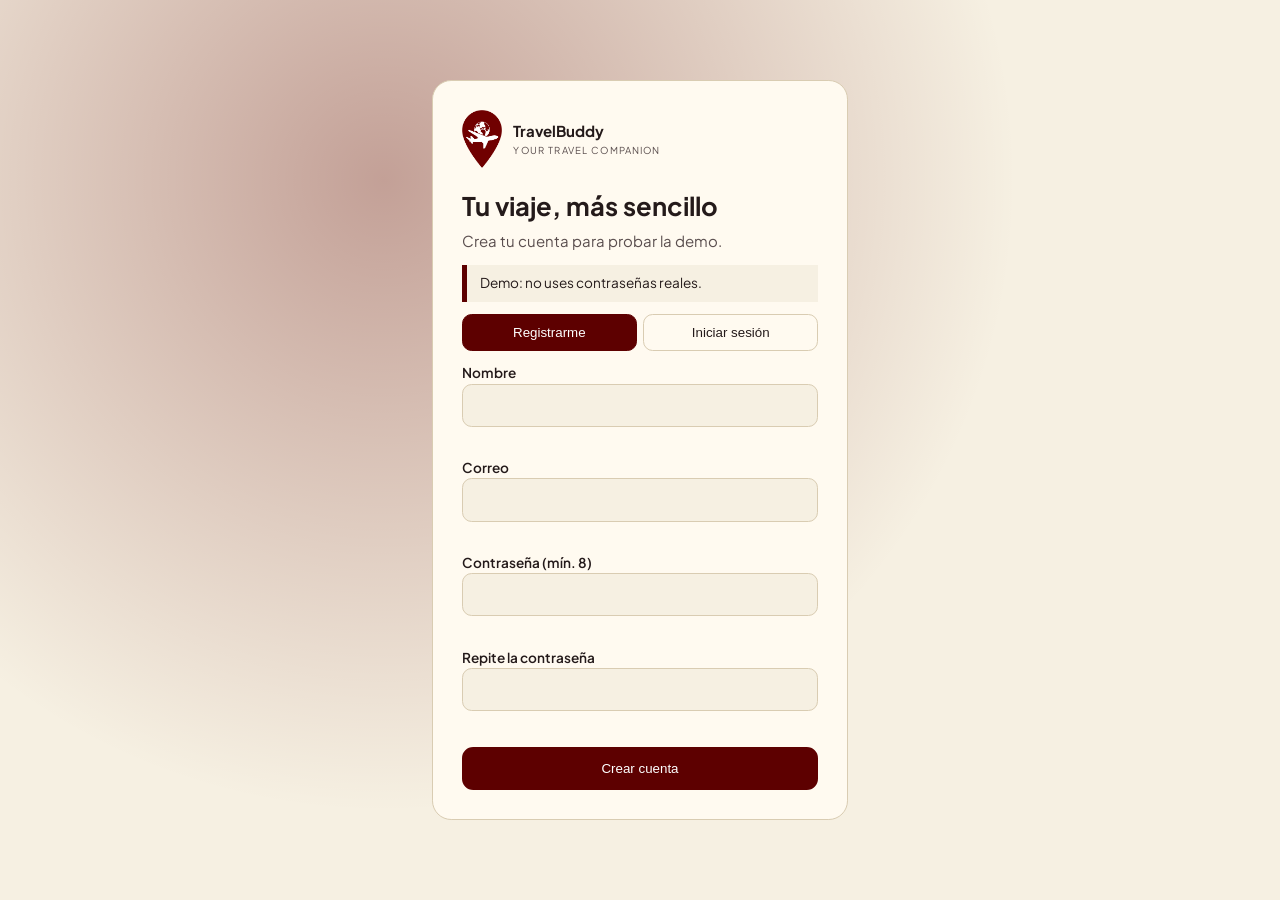
<file: index.html>
<!DOCTYPE html>
<html lang="es">
<head>
<meta charset="utf-8">
<meta name="viewport" content="width=device-width, initial-scale=1, viewport-fit=cover">
<meta name="theme-color" content="#5d0000">
<meta name="mobile-web-app-capable" content="yes">
<meta name="apple-mobile-web-app-capable" content="yes">
<meta name="apple-mobile-web-app-status-bar-style" content="black-translucent">
<meta name="apple-mobile-web-app-title" content="TravelBuddy">
<title>TravelBuddy · Your travel companion</title>
<meta name="description" content="TravelBuddy: guías, asistencia de vuelo, mapa del aeropuerto, seguimiento familiar y comunidad de viajeros.">
<meta property="og:title" content="TravelBuddy · Your travel companion">
<meta property="og:description" content="Tu asistente de viaje: desde el aeropuerto hasta tu destino.">
<meta property="og:type" content="website">
<!-- PROVISIONAL: añade og:image y og:url cuando tengáis dominio -->
<link rel="icon" href="assets/logo.png" type="image/png">
<link rel="manifest" href="manifest.webmanifest">
<link rel="apple-touch-icon" href="assets/icon-192.png">
<link rel="preconnect" href="https://fonts.googleapis.com"><link rel="preconnect" href="https://fonts.gstatic.com" crossorigin>
<link href="https://fonts.googleapis.com/css2?family=Plus+Jakarta+Sans:wght@400;600;800&display=swap" rel="stylesheet">
<script>(function(){var t;try{t=localStorage.getItem('tb_theme')}catch(e){}
if(!t)t=matchMedia('(prefers-color-scheme: light)').matches?'light':'dark';
document.documentElement.dataset.theme=t})();</script>
<link rel="stylesheet" href="css/styles.css">
</head>
<body>
<svg width="0" height="0" style="position:absolute" aria-hidden="true" focusable="false"><defs>
<symbol id="i-home" viewBox="0 0 24 24"><path d="M10 20v-6h4v6h5v-8h3L12 3 2 12h3v8z"/></symbol>
<symbol id="i-explore" viewBox="0 0 24 24"><path d="M12 10.9c-.61 0-1.1.49-1.1 1.1s.49 1.1 1.1 1.1c.61 0 1.1-.49 1.1-1.1s-.49-1.1-1.1-1.1zM12 2C6.48 2 2 6.48 2 12s4.48 10 10 10 10-4.48 10-10S17.52 2 12 2zm2.19 12.19L6 18l3.81-8.19L18 6l-3.81 8.19z"/></symbol>
<symbol id="i-flight" viewBox="0 0 24 24"><path d="M21 16v-2l-8-5V3.5c0-.83-.67-1.5-1.5-1.5S10 2.67 10 3.5V9l-8 5v2l8-2.5V19l-2 1.5V22l3.5-1 3.5 1v-1.5L13 19v-5.5l8 2.5z"/></symbol>
<symbol id="i-map" viewBox="0 0 24 24"><path d="M20.5 3l-.16.03L15 5.1 9 3 3.36 4.9c-.21.07-.36.25-.36.48V20.5c0 .28.22.5.5.5l.16-.03L9 18.9l6 2.1 5.64-1.9c.21-.07.36-.25.36-.48V3.5c0-.28-.22-.5-.5-.5zM15 19l-6-2.11V5l6 2.11V19z"/></symbol>
<symbol id="i-people" viewBox="0 0 24 24"><path d="M16 11c1.66 0 2.99-1.34 2.99-3S17.66 5 16 5c-1.66 0-3 1.34-3 3s1.34 3 3 3zm-8 0c1.66 0 2.99-1.34 2.99-3S9.66 5 8 5C6.34 5 5 6.34 5 8s1.34 3 3 3zm0 2c-2.33 0-7 1.17-7 3.5V19h14v-2.5c0-2.33-4.67-3.5-7-3.5zm8 0c-.29 0-.62.02-.97.05 1.16.84 1.97 1.97 1.97 3.45V19h6v-2.5c0-2.33-4.67-3.5-7-3.5z"/></symbol>
<symbol id="i-settings" viewBox="0 0 24 24"><path d="M19.14 12.94c.04-.3.06-.61.06-.94 0-.32-.02-.64-.07-.94l2.03-1.58c.18-.14.23-.41.12-.61l-1.92-3.32c-.12-.22-.37-.29-.59-.22l-2.39.96c-.5-.38-1.03-.7-1.62-.94l-.36-2.54c-.04-.24-.24-.41-.48-.41h-3.84c-.24 0-.43.17-.47.41l-.36 2.54c-.59.24-1.13.57-1.62.94l-2.39-.96c-.22-.08-.47 0-.59.22L2.74 8.87c-.12.21-.08.47.12.61l2.03 1.58c-.05.3-.09.63-.09.94s.02.64.07.94l-2.03 1.58c-.18.14-.23.41-.12.61l1.92 3.32c.12.22.37.29.59.22l2.39-.96c.5.38 1.03.7 1.62.94l.36 2.54c.05.24.24.41.48.41h3.84c.24 0 .44-.17.47-.41l.36-2.54c.59-.24 1.13-.56 1.62-.94l2.39.96c.22.08.47 0 .59-.22l1.92-3.32c.12-.22.07-.47-.12-.61l-2.01-1.58zM12 15.6c-1.98 0-3.6-1.62-3.6-3.6s1.62-3.6 3.6-3.6 3.6 1.62 3.6 3.6-1.62 3.6-3.6 3.6z"/></symbol>
<symbol id="i-bell" viewBox="0 0 24 24"><path d="M12 22c1.1 0 2-.9 2-2h-4c0 1.1.89 2 2 2zm6-6v-5c0-3.07-1.64-5.64-4.5-6.32V4c0-.83-.67-1.5-1.5-1.5s-1.5.67-1.5 1.5v.68C7.63 5.36 6 7.92 6 11v5l-2 2v1h16v-1l-2-2z"/></symbol>
<symbol id="i-pin" viewBox="0 0 24 24"><path d="M12 2C8.13 2 5 5.13 5 9c0 5.25 7 13 7 13s7-7.75 7-13c0-3.87-3.13-7-7-7zm0 9.5a2.5 2.5 0 0 1 0-5 2.5 2.5 0 0 1 0 5z"/></symbol>
<symbol id="i-groups" viewBox="0 0 24 24"><path d="M12 12.75c1.63 0 3.07.39 4.24.9 1.08.48 1.76 1.56 1.76 2.73V18H6v-1.61c0-1.18.68-2.26 1.76-2.73 1.17-.52 2.61-.91 4.24-.91zM4 13c1.1 0 2-.9 2-2s-.9-2-2-2-2 .9-2 2 .9 2 2 2zm1.13 1.1c-.37-.06-.74-.1-1.13-.1-.99 0-1.93.21-2.78.58A2.01 2.01 0 0 0 0 16.43V18h4.5v-1.61c0-.83.23-1.61.63-2.29zM20 13c1.1 0 2-.9 2-2s-.9-2-2-2-2 .9-2 2 .9 2 2 2zm4 3.43c0-.81-.48-1.53-1.22-1.85A6.95 6.95 0 0 0 20 14c-.39 0-.76.04-1.13.1.4.68.63 1.46.63 2.29V18H24v-1.57zM12 6c1.66 0 3 1.34 3 3s-1.34 3-3 3-3-1.34-3-3 1.34-3 3-3z"/></symbol>
<symbol id="i-person" viewBox="0 0 24 24"><path d="M12 12c2.21 0 4-1.79 4-4s-1.79-4-4-4-4 1.79-4 4 1.79 4 4 4zm0 2c-2.67 0-8 1.34-8 4v2h16v-2c0-2.66-5.33-4-8-4z"/></symbol>
</defs></svg>
<a class="skip" href="#main">Saltar al contenido</a>

<div id="auth" class="authwrap">
  <section class="authbox" aria-labelledby="authT">
    <div class="brand"><img class="logo-img" src="assets/logo.png" alt="Logo de TravelBuddy" width="34" height="48"><div><b>TravelBuddy</b><small>YOUR TRAVEL COMPANION</small></div></div>
    <h1 id="authT">Tu viaje, más sencillo</h1>
    <p class="muted">Crea tu cuenta para probar la demo.</p>
    <p class="warn" role="note">Demo: no uses contraseñas reales.</p>
    <div class="tabs" role="tablist">
      <button role="tab" id="tabReg" aria-selected="true">Registrarme</button>
      <button role="tab" id="tabLog" aria-selected="false" tabindex="-1">Iniciar sesión</button>
    </div>
    <form id="formReg" novalidate>
      <label>Nombre<input name="name" autocomplete="name"></label><small class="err" data-for="name"></small>
      <label>Correo<input name="email" type="email" autocomplete="email"></label><small class="err" data-for="email"></small>
      <label>Contraseña (mín. 8)<input name="pass" type="password" autocomplete="new-password"></label><small class="err" data-for="pass"></small>
      <label>Repite la contraseña<input name="pass2" type="password" autocomplete="new-password"></label><small class="err" data-for="pass2"></small>
      <button class="btn full" type="submit">Crear cuenta</button>
    </form>
    <form id="formLog" hidden novalidate>
      <label>Correo<input name="email" type="email" autocomplete="email"></label>
      <label>Contraseña<input name="pass" type="password" autocomplete="current-password"></label>
      <small class="err" data-for="login" role="alert"></small>
      <button class="btn full" type="submit">Entrar</button>
    </form>
  </section>
</div>

<div id="shell" class="shell" hidden>
  <div class="mstatus" aria-hidden="true"><span>9:41</span><i></i><span>5G ▂▄▆ ▮</span></div>
  <aside class="side">
    <div class="brand"><img class="logo-img" src="assets/logo.png" alt="Logo de TravelBuddy" width="34" height="48"><div><b>TravelBuddy</b><small>YOUR TRAVEL COMPANION</small></div></div>
    <nav aria-label="Menú principal">
      <button data-go="home" class="on"><span class="nv"><svg class="ic" aria-hidden="true"><use href="#i-home"/></svg></span><span class="nl">Inicio</span></button>
      <button data-go="guia"><span class="nv"><svg class="ic" aria-hidden="true"><use href="#i-pin"/></svg></span><span class="nl">Guía</span></button>
      <button data-go="viaje"><span class="nv"><svg class="ic" aria-hidden="true"><use href="#i-flight"/></svg></span><span class="nl">Mi viaje</span></button>
      <button data-go="mapa"><span class="nv"><svg class="ic" aria-hidden="true"><use href="#i-map"/></svg></span><span class="nl">Mapa</span></button>
      <button data-go="social"><span class="nv"><svg class="ic" aria-hidden="true"><use href="#i-groups"/></svg></span><span class="nl">Social</span></button>
      <button data-go="perfil"><span class="nv"><svg class="ic" aria-hidden="true"><use href="#i-person"/></svg></span><span class="nl">Perfil</span></button>
    </nav>
    <div class="sidecard"><span class="big">✦</span><b>Tu viaje, más sencillo</b><p>Guías, asistencia y experiencias para disfrutar cada destino.</p></div>
  </aside>

  <main id="main" class="main">
    <header class="bar">
      <div><small class="kicker">TU COMPAÑERO DE VIAJE</small><h1 id="hola">Hola, viajero</h1><p class="muted">Todo lo que necesitas para tu próximo viaje, en un solo lugar.</p></div>
      <div class="tools"><button id="themeBtn" class="sq" type="button" aria-label="Cambiar tema">◐</button><button id="viewBtn" class="sq" type="button" aria-pressed="false" aria-label="Cambiar a vista de móvil" title="Vista móvil">📱</button><button id="bellBtn" class="sq" type="button" aria-label="Notificaciones" aria-expanded="false" aria-controls="notif" title="Notificaciones"><svg class="ic" aria-hidden="true"><use href="#i-bell"/></svg><i class="dot"></i></button><button id="cfgBtn" class="sq" type="button" data-go="config" aria-label="Configuración" title="Configuración"><svg class="ic" aria-hidden="true"><use href="#i-settings"/></svg></button><span id="avatar" class="avatar" aria-hidden="true">TB</span></div>
      <div class="notif" id="notif" role="region" aria-label="Notificaciones" hidden></div>
    </header>

    <section data-page="home">
      <p class="hint">Pulsa un icono de abajo para empezar. Prueba con «Mi viaje».</p>
      <div class="mob-only" id="mobTop"></div>
      <div class="hero" id="heroBox">
        <div class="hero-t">
          <span class="chip">✦ DESCUBRE TRAVELBUDDY</span>
          <h2>Tu próximo viaje empieza aquí.</h2>
          <p>Organiza, descubre y disfruta. Te acompañamos en cada etapa de tu aventura, desde el aeropuerto hasta tu destino.</p>
          <div class="row"><button class="btn white" data-go="guia">Explorar guía →</button><button class="btn outline" data-go="viaje">Ver mi viaje</button></div>
        </div>
        <div class="hero-img" role="img" aria-label="Ilustración de un destino de viaje"><span class="tag">PARÍS · FRANCIA</span></div>
      </div>
      <article class="panel nextf" id="nextF"></article>
      <div class="mob-only" id="mobSvc"></div>
      <h3 class="sub">Explora TravelBuddy</h3><p class="muted hm">Todo lo que necesitas para viajar con tranquilidad.</p>
      <div class="cards4">
        <button class="mini" data-go="guia"><i><svg class="ic" aria-hidden="true"><use href="#i-pin"/></svg></i><b>Guía de viaje <em>↗</em></b><span>Aeropuertos, hoteles, documentación y destinos.</span></button>
        <button class="mini" data-go="viaje"><i><svg class="ic" aria-hidden="true"><use href="#i-flight"/></svg></i><b>Mi viaje <em>↗</em></b><span>Vuelo, avión, itinerario y seguimiento familiar.</span></button>
        <button class="mini" data-go="mapa"><i><svg class="ic" aria-hidden="true"><use href="#i-map"/></svg></i><b>Mapa <em>↗</em></b><span>Recorre el aeropuerto en 2D y en 3D.</span></button>
        <button class="mini" data-go="social"><i><svg class="ic" aria-hidden="true"><use href="#i-groups"/></svg></i><b>Social <em>↗</em></b><span>Foro, títulos y tu mapamundi.</span></button>
      </div>
      <div class="mob-only" id="mobBot"></div>
    </section>

    <section data-page="guia" hidden>
      <p class="hint">Marca cada punto de la lista cuando lo tengas preparado.</p>
      <article class="panel gh" id="gHero"></article>
      <div class="cards2"><article class="panel" id="gCheck"></article><article class="panel" id="gAir"></article></div>
      <h3 class="sub">Hasta tu hotel</h3><div class="cards4" id="gHotel"></div>
      <h3 class="sub">Por la ciudad</h3><div class="cards4" id="gCity"></div>
      <h3 class="sub">Tips de TravelBuddy</h3><p class="muted">Los consejos que recomendamos a quienes viajan con nosotros: vídeos, textos y trucos.</p>
      <div class="fc" id="tChips" role="group" aria-label="Filtrar tips"></div><div class="cards4 tips" id="gTips"></div>
      <div class="cards2" style="margin-top:1rem"><article class="panel" id="gFacts"></article><article class="panel" id="gReq"></article></div>
    </section>

    <section data-page="viaje" hidden>
      <p class="hint">Paso 1: escribe tu número de vuelo (por ejemplo TB1234). Paso 2: pulsa «Buscar».</p>
      <article class="panel" id="flightSearch">
        <h3>Introduce tu número de vuelo</h3>
        <form id="flightForm" class="row" novalidate>
          <input id="flightNo" aria-label="Número de vuelo" placeholder="Ej.: TB1234" autocomplete="off">
          <button class="btn" type="submit">Buscar</button>
        </form>
        <p class="muted sm">Vuelo de demostración, datos ficticios. Prueba TB1234 o TB2026.</p>
        <p id="flightErr" class="err" role="alert"></p>
      </article>
      <div id="flightOut" hidden aria-live="polite">
        <article class="panel"><div class="ficha" id="ficha"></div>
          <button class="btn sm outline" id="detBtn" type="button" aria-expanded="false" aria-controls="det">Detalles de la aeronave</button>
          <div id="det" class="ficha det" hidden></div></article>
        <div class="cards2">
          <article class="panel"><h3>Seguimiento en tiempo real</h3><ol class="timeline" id="timeline"></ol><p id="family" class="famsg"></p></article>
          <article class="panel"><h3>Itinerario del viaje</h3>
            <div class="row"><button class="btn sm" id="aiBtn" type="button">Generar con IA (simulado)</button></div>
            <div id="itin" aria-live="polite"></div>
            <form id="itinForm" class="row"><select id="itinB" aria-label="Momento del día"><option>Mañana</option><option>Tarde</option><option>Noche</option></select><input id="itinIn" aria-label="Añadir actividad" placeholder="Añadir actividad a mano"><button class="btn sm outline" type="submit">Añadir</button></form></article>
        </div>
        <div class="rmrow"><button class="btn outline" id="rmFlight" type="button">Quitar vuelo</button><p class="muted sm">Al quitarlo volverás a ver el buscador y se borrará el vuelo de tu Inicio.</p></div>
      </div>
    </section>

    <section data-page="mapa" hidden>
      <p class="hint">Elige un punto de tu recorrido para ver cómo llegar a tu puerta.</p>
      <div class="phone"><span class="notch"></span>
        <div class="screen">
          <div class="sbar"><span>9:41</span><span>5G ▂▄▆ ▮</span></div>
          <div class="apph"><img class="logo-img" src="assets/logo.png" alt="" width="22" height="31"><b>Mapa del aeropuerto</b></div>
      <div id="notes" class="notes" role="status" aria-live="polite"></div>
      <div class="infobar" id="info"></div>
      <div class="row seg" role="group" aria-label="Tipo de mapa">
        <button class="btn sm" id="b2d" aria-pressed="true">Mapa 2D</button><button class="btn sm outline" id="b3d" aria-pressed="false">Vista 3D interior</button>
      </div>
      <article class="panel mapwrap" id="v2d">
        <svg id="plan" viewBox="0 0 330 430" preserveAspectRatio="xMidYMid slice" role="img" aria-label="Plano del aeropuerto con tu ruta hasta la puerta"></svg>
        <div class="mapui top"><div class="search" role="search"><span aria-hidden="true">🔍</span><input id="msearch" type="search" placeholder="Buscar en el aeropuerto" aria-label="Buscar en el aeropuerto"></div><div class="chips" id="chips" role="group" aria-label="Filtrar servicios"></div></div>
        <button class="exp" type="button" aria-label="Ampliar a pantalla completa">⤢</button>
        <div class="zoom"><button id="zin" type="button" aria-label="Acercar">+</button><button id="zout" type="button" aria-label="Alejar">−</button></div>
        <div class="sheet" id="sheet"></div>
      </article>
      <article class="panel" id="v3d" hidden>
        <div class="vp" id="vp" tabindex="0" role="application" aria-label="Vista 3D del interior del aeropuerto. Flechas arriba y abajo para avanzar, izquierda y derecha para girar."><div class="world" id="world"></div><div class="hud" id="hud"></div><button class="svbk" id="bck" type="button" aria-label="Retroceder al punto anterior">▼</button><button class="svarr" id="fwd" type="button" aria-label="Avanzar al siguiente punto">▲</button><button class="cmp" id="cmp" type="button" aria-label="Centrar la vista">N</button></div>
        <button class="exp" type="button" aria-label="Ampliar a pantalla completa">⤢</button>
        <div class="row ctl"><button class="btn sm outline" id="tl">⟲ Mirar izq.</button><button class="btn sm" id="tf">▲ Avanzar</button><button class="btn sm outline" id="tb">▼ Retroceder</button><button class="btn sm outline" id="tr">Mirar der. ⟳</button></div>
      </article>
      <h3 class="sub">Tu recorrido</h3><ol class="steps" id="steps"></ol>
    
          <div class="imm" id="imm">
            <div class="ih"><button id="iback" type="button" aria-label="Salir de pantalla completa">‹</button><b>Travel<span>Buddy</span></b><button class="bell" type="button" aria-label="Notificaciones">🔔<i></i></button></div>
            <div class="inote" id="inote" role="status"></div>
            <div class="igate" id="igate"></div>
            <button class="iloc" id="iloc" type="button" aria-label="Centrar mi ubicación">◎</button>
            <div class="imini" id="imini" aria-hidden="true"></div>
            <div class="izoom"><button id="izin" type="button" aria-label="Acercar">+</button><button id="izout" type="button" aria-label="Alejar">−</button></div>
            <div class="ipills" id="ipills"></div>
            <div class="isvc"><button class="ihandle" id="ihandle" type="button" aria-expanded="true" aria-label="Ocultar servicios cerca de ti"><span></span><b>Servicios cerca de ti</b><em aria-hidden="true">⌄</em></button><div class="isv" id="isv"></div></div>
            <nav class="itab" aria-label="Menú principal"><button data-t="home"><svg class="ic" aria-hidden="true"><use href="#i-home"/></svg>Inicio</button><button data-t="guia"><svg class="ic" aria-hidden="true"><use href="#i-pin"/></svg>Guía</button><button data-t="viaje"><svg class="ic" aria-hidden="true"><use href="#i-flight"/></svg>Mi viaje</button><button data-t="mapa" class="on"><svg class="ic" aria-hidden="true"><use href="#i-map"/></svg>Mapa</button><button data-t="social"><svg class="ic" aria-hidden="true"><use href="#i-groups"/></svg>Social</button><button data-t="perfil"><svg class="ic" aria-hidden="true"><use href="#i-person"/></svg>Perfil</button></nav>
          </div>
          <div class="homebar"></div>
        </div>
      </div>
      <p class="note phone-cap">Prueba la vista 3D: flechas ↑ ↓ para avanzar y ← → para girar.</p>
    </section>

    <section data-page="social" hidden>
      <p class="hint">Haz una pregunta en el foro o mira los países que has visitado.</p>
      <div class="stats" id="socStats"></div>
      <div class="tabs stabs" role="tablist" aria-label="Secciones sociales">
        <button role="tab" aria-selected="true" data-st="foro">Foro</button><button role="tab" aria-selected="false" data-st="mundo">Mi mundo</button>
      </div>
      <div data-sp="foro">
        <article class="panel"><h3>Haz una pregunta</h3>
          <form id="postForm"><label for="pT">Título</label><input id="pT" maxlength="90"><label for="pB">Tu pregunta</label><textarea id="pB" rows="3" maxlength="400"></textarea><small class="err" id="pErr" role="alert"></small><button class="btn" type="submit">Publicar</button></form></article>
        <div class="fc" id="fchips" role="group" aria-label="Filtrar el foro por categoría"></div>
        <div id="forum"></div>
      </div>
      <div data-sp="mundo" hidden>
        <article class="panel"><h3>Mi mapamundi</h3><p class="muted sm">Los países se colorean al completar un vuelo. También puedes marcarlos a mano.</p>
          <svg id="world2" viewBox="0 8 360 142" class="wmap" role="img" aria-label="Mapamundi en blanco y negro; los países visitados aparecen coloreados"></svg>
          <div class="map" id="myMap"></div></article>
      </div>
    </section>

    <section data-page="perfil" hidden>
      <p class="hint">Aquí ves tu título, tu mapamundi y tus logros.</p>
      <article class="panel prof"><span class="avL" id="avL" aria-hidden="true">TB</span><div><h3 id="perfName"></h3><p id="perfInfo" class="muted"></p><span class="badge">Perfil público</span> <span id="perfTitle"></span></div></article>
      <div class="stats" id="perfStats"></div>
      <article class="panel" id="rankCard"></article>
      <article class="panel"><h3>Mi mapamundi</h3><svg id="world3" viewBox="0 8 360 142" class="wmap" role="img" aria-label="Mapamundi en blanco y negro; los países visitados aparecen coloreados"></svg><div class="map" id="myMap2"></div></article>
      <h3 class="sub">Mis logros</h3><div class="achs" id="achP"></div>
      <article class="panel" style="margin-top:1rem"><h3>Mis últimas intervenciones en el foro</h3><div id="myPosts"></div></article>
      <article class="panel"><div class="row"><button class="btn sm" id="tutAgain" type="button">Ver tutorial de nuevo</button><button class="btn sm outline" data-go="config" type="button">Configuración</button><button class="btn sm outline" id="logout" type="button">Cerrar sesión</button></div></article>
    </section>

    <section data-page="config" hidden>
      <p class="hint">Elige el modo que mejor te venga. El cambio se aplica al momento.</p>
      <article class="panel"><h3>Accesibilidad</h3><p class="muted sm">Elige cómo quieres usar TravelBuddy. Se guarda en este dispositivo.</p><div role="radiogroup" aria-label="Modo de accesibilidad" id="accRg"></div></article>
      <article class="panel advx" id="shortcuts"><h3>Atajos de teclado</h3><p class="muted sm"><kbd>1</kbd>–<kbd>6</kbd> cambian de pantalla · <kbd>O</kbd> configuración · <kbd>C</kbd> chat · <kbd>T</kbd> tema · <kbd>M</kbd> vista móvil o PC</p></article>
      <article class="panel"><h3>Chatbot Buddy</h3><div class="swrow"><div><b>Mostrar el chatbot</b><p class="muted sm" id="chatSt"></p></div><button id="chatSw" class="sw" type="button" role="switch" aria-checked="true" aria-label="Chatbot Buddy"><span></span></button></div></article>
      <article class="panel"><h3>Apariencia y vista</h3><div class="row"><button class="btn sm outline" id="cfgTheme" type="button">Cambiar tema</button><button class="btn sm outline" id="cfgView" type="button">Vista móvil</button></div></article>
    </section>
    <footer class="foot">TRAVELBUDDY · YOUR TRAVEL COMPANION · PROTOTIPO DE PRESENTACIÓN · <span class="prov">Nombre del equipo</span></footer>
  </main>
  <div id="tut" class="tut" role="dialog" aria-modal="false" aria-labelledby="tutT" tabindex="-1" hidden>
  <h2 id="tutT"></h2><p id="tutP"></p><p class="muted sm" id="tutProg" aria-live="polite"></p>
  <div class="row"><button class="btn sm outline" id="tutSkip" type="button">Saltar</button><button class="btn sm outline" id="tutPrev" type="button">Anterior</button><button class="btn sm" id="tutNext" type="button">Siguiente</button></div>
</div>
  <button class="chatfab" id="chatfab" type="button" aria-expanded="false" aria-controls="chat">💬 <span>Pregunta a Buddy</span></button>
  <section class="chat" id="chat" role="dialog" aria-labelledby="chatT" hidden>
    <header><b id="chatT">Buddy · asistente de viaje</b><button id="chatx" type="button" aria-label="Cerrar el chat">✕</button></header>
    <p class="chatnote">Asistente de demostración con respuestas predefinidas. Para normas oficiales, consulta a tu aerolínea.</p>
    <div class="cmsgs" id="cmsgs" aria-live="polite"></div>
    <div class="cchips" id="cchips"></div>
    <form class="cform" id="cform"><input id="cin" aria-label="Escribe tu pregunta" placeholder="Normas, destinos, consejos…" autocomplete="off"><button class="btn sm" type="submit">Enviar</button></form>
  </section>
</div>

<script src="js/flights.js"></script>
<script src="js/main.js"></script>
</body>
</html>
</file>
<file: css/styles.css>
/* TravelBuddy · estilo de aplicación de escritorio. Marca: #5d0000 / #223052 */
:root{--mbg:#e8eaed;--mbld:#f5f3ef;--mroad:#fff;--mline:#cfd3d8;--route:#1a73e8;--bg:#f6f0e2;--side:#efe7d3;--card:#fffaf0;--line:#d9ccb2;--text:#241a1a;--muted:#5a4e4e;--brand:#5d0000;--brand2:#7a1f2e;--navy:#223052;--accent:#5d0000;--on:#fff}
[data-theme=dark]{--mbg:#1b2635;--mbld:#2a3647;--mroad:#3b4b61;--mline:#4a5b73;--route:#8ab4f8;--bg:#0d1427;--side:#101a30;--card:#15213b;--line:#25324f;--text:#f3ecdf;--muted:#aab3c5;--accent:#f0a8a8}
*{box-sizing:border-box}
body{margin:0;background:var(--bg);color:var(--text);font:15px/1.5 'Plus Jakarta Sans',system-ui,sans-serif}
h1,h2,h3,p{margin:0}
.muted{color:var(--muted)}.sm{font-size:.85rem}
:focus-visible{outline:3px solid var(--accent);outline-offset:2px}
.skip{position:absolute;left:-999px}.skip:focus{left:8px;top:8px;background:var(--card);padding:.5rem;z-index:9}
[hidden]{display:none!important}
.brand{display:flex;gap:.7rem;align-items:center}.brand small{display:block;font-size:.6rem;letter-spacing:.12em;color:var(--muted)}
.logo-img{height:3rem;width:auto}
.authbox .logo-img{height:3.6rem}
.logo-i{display:grid;place-items:center;width:2.8rem;height:2.8rem;border-radius:.8rem;background:linear-gradient(135deg,var(--brand2),var(--brand));color:#fff;font-size:1.3rem}
.shell{display:grid;grid-template-columns:244px 1fr;min-height:100vh}
.side{background:var(--side);border-right:1px solid var(--line);padding:1.1rem .8rem;display:flex;flex-direction:column;gap:1.4rem;position:sticky;top:0;height:100vh}
.side nav{display:flex;flex-direction:column;gap:.3rem}
.side nav button{all:unset;cursor:pointer;padding:.9rem 1rem;border-radius:.7rem;color:var(--muted);font-weight:600}
.side nav button:hover{background:var(--card)}
.side nav button.on{background:linear-gradient(90deg,var(--brand2),var(--brand));color:#fff}
.side nav button:focus-visible{outline:3px solid var(--accent)}
.sidecard{margin-top:auto;background:var(--card);border:1px solid var(--line);border-radius:1rem;padding:1rem;font-size:.85rem}
.sidecard p{color:var(--muted);margin-top:.3rem}.big{display:block;font-size:1.3rem;margin-bottom:.6rem}
.main{padding:1.2rem 2rem 2rem;max-width:1100px;width:100%;margin:auto}
.bar{display:flex;justify-content:space-between;align-items:flex-start;margin-bottom:1.2rem}
.kicker{font-size:.65rem;letter-spacing:.15em;font-weight:800}
.bar h1{font-size:1.8rem;font-weight:800}
.tools{display:flex;gap:.6rem;align-items:center}
.sq{width:2.6rem;height:2.6rem;border-radius:.7rem;border:1px solid var(--line);background:var(--card);color:var(--text);cursor:pointer;font-size:1.1rem}
.avatar{display:grid;place-items:center;width:2.6rem;height:2.6rem;border-radius:50%;background:#f1d9d9;color:var(--brand);font-weight:800}
.hero{display:grid;grid-template-columns:1.1fr 1fr;border-radius:1.2rem;overflow:hidden;background:linear-gradient(120deg,var(--brand2),var(--brand));color:#fff;min-height:21rem}
.hero-t{padding:2rem;display:flex;flex-direction:column;gap:1rem;justify-content:center}
.hero h2{font-size:clamp(1.8rem,3.5vw,2.8rem);line-height:1.1;font-weight:800}
.hero p{max-width:30rem;opacity:.95}
.chip{align-self:flex-start;font-size:.65rem;font-weight:800;letter-spacing:.1em;padding:.4rem .8rem;border:1px solid #ffffff55;border-radius:2rem;background:#00000022}
.hero-img{position:relative;background:url(../assets/hero.jpg) center/cover,linear-gradient(180deg,#34406b 0%,#a8627a 60%,#e0a58f 100%)}
.tag{position:absolute;right:1rem;bottom:1rem;background:#000a;padding:.3rem .7rem;border-radius:.4rem;font-size:.7rem;letter-spacing:.08em}
.row{display:flex;gap:.6rem;flex-wrap:wrap;align-items:center;margin-top:.6rem}.row input{flex:1;min-width:10rem}
.btn{border:2px solid var(--brand);background:var(--brand);color:#fff;border-radius:.7rem;padding:.75rem 1.2rem;font:700 .95rem inherit;cursor:pointer}
[data-theme=dark] .btn:not(.white){border-color:var(--accent)}
.btn:hover{filter:brightness(1.25)}.btn.sm{padding:.5rem .9rem}.btn.full{width:100%;margin-top:1rem}
.btn.white{background:#fff;color:var(--brand);border-color:#fff}
.btn.outline{background:transparent;color:inherit;border-color:#ffffff88}
.panel .btn.outline,dialog .btn.outline,.authbox .btn.outline{color:var(--accent);border-color:var(--accent)}
.sub{margin-top:1.8rem;font-size:1.25rem}
.cards4{display:grid;grid-template-columns:repeat(auto-fit,minmax(14rem,1fr));gap:1rem;margin:1rem 0}
.mini{all:unset;box-sizing:border-box;cursor:pointer;background:var(--card);border:1px solid var(--line);border-radius:1rem;padding:1.1rem;display:flex;flex-direction:column;gap:.5rem}
.mini:hover{border-color:var(--accent)}.mini:focus-visible{outline:3px solid var(--accent)}
.mini i{font-style:normal;display:grid;place-items:center;width:2.8rem;height:2.8rem;border-radius:.8rem;background:#5d000033;color:var(--accent);font-size:1.1rem}
.mini b{display:flex;justify-content:space-between}.mini em{font-style:normal;opacity:.7}.mini span{color:var(--muted);font-size:.85rem}
.banner{display:flex;gap:1rem;align-items:center;background:linear-gradient(90deg,var(--brand2),var(--brand));color:#fff;border-radius:1rem;padding:1.2rem}.banner .big{margin:0}.banner p{font-size:.85rem;opacity:.9}
.cards2{display:grid;grid-template-columns:repeat(auto-fit,minmax(20rem,1fr));gap:1rem}
.panel{background:var(--card);border:1px solid var(--line);border-radius:1rem;padding:1.3rem;margin-bottom:1rem}.cards2 .panel{margin:0}
.panel h3{margin-bottom:.6rem}
.check,.plain{list-style:none;padding:0;margin:0}.check li,.plain li{padding:.3rem 0}
.ficha{display:grid;grid-template-columns:repeat(auto-fit,minmax(9rem,1fr));gap:.7rem}
.ficha div{background:var(--bg);border:1px solid var(--line);padding:.7rem;border-radius:.7rem}.ficha b{display:block;font-size:.7rem;color:var(--muted)}
.timeline{list-style:none;padding:0;margin:.5rem 0 1rem .4rem;border-left:4px solid var(--line)}
.timeline li{position:relative;padding:.4rem 0 .4rem 1.1rem;color:var(--muted)}
.timeline li::before{content:'';position:absolute;left:-.85rem;top:.8rem;width:.85rem;height:.85rem;border-radius:50%;background:var(--line)}
.timeline .done{color:var(--text)}.timeline .done::before{background:var(--brand)}
.timeline .now{color:var(--accent);font-weight:800}.timeline .now::before{background:var(--accent);box-shadow:0 0 0 4px var(--bg)}
.famsg{border-left:5px solid var(--brand);background:var(--bg);padding:.7rem .9rem;border-radius:.5rem}
.map{list-style:none;padding:0;display:flex;flex-wrap:wrap;gap:.5rem;margin:0}
.map li{padding:.4rem .9rem;border:1px dashed var(--line);border-radius:2rem;color:var(--muted)}
.map li.on{background:var(--brand);border:1px solid var(--brand);color:#fff;font-weight:700}
.foot{margin-top:2rem;text-align:center;font-size:.65rem;letter-spacing:.12em;color:var(--muted)}.prov{border-bottom:2px dotted var(--accent)}
.authwrap{min-height:100vh;display:grid;place-items:center;padding:1rem;background:radial-gradient(circle at 30% 20%,#5d000055,transparent 55%),var(--bg)}
.authbox{width:100%;max-width:26rem;background:var(--card);border:1px solid var(--line);border-radius:1.2rem;padding:1.8rem}
.authbox h1{font-size:1.6rem;margin:1.2rem 0 .3rem}
.warn{background:var(--bg);border-left:5px solid var(--brand);padding:.5rem .8rem;margin:.8rem 0;font-size:.85rem}
.tabs{display:flex;gap:.4rem;margin:.8rem 0}
.tabs button{flex:1;padding:.6rem;border:1px solid var(--line);background:none;color:var(--text);border-radius:.6rem;font:700 .9rem inherit;cursor:pointer}
.tabs [aria-selected=true]{background:var(--brand);border-color:var(--brand);color:#fff}
label{display:block;margin:.7rem 0 .15rem;font-weight:600;font-size:.85rem}
input:not([type=checkbox]){width:100%;padding:.65rem .8rem;border:1px solid var(--line);border-radius:.6rem;background:var(--bg);color:var(--text);font:inherit}
.err{display:block;min-height:1.1rem;color:#b00020}[data-theme=dark] .err{color:#ff9aa8}
dialog{border:2px solid var(--brand);border-radius:1.2rem;background:var(--card);color:var(--text);max-width:28rem;padding:1.6rem}dialog::backdrop{background:#000a}dialog h2{margin-bottom:.5rem}
@media(max-width:860px){.shell{grid-template-columns:1fr}.side{position:static;height:auto}.side nav{flex-direction:row;flex-wrap:wrap}.sidecard{display:none}.hero{grid-template-columns:1fr}.hero-img{min-height:11rem}.main{padding:1rem}}
@media(prefers-reduced-motion:reduce){*{animation:none!important;transition:none!important}}
/* ===== Ampliación: animaciones, tutorial, mapa, social ===== */
.side{z-index:5}
@keyframes up{from{opacity:0;transform:translateY(14px)}to{opacity:1;transform:none}}
@keyframes pan{from{background-position:40% 50%}to{background-position:60% 50%}}
@keyframes glow{from{box-shadow:0 0 0 4px var(--accent),0 0 0 9999px rgba(5,8,18,.78),0 0 14px 4px var(--accent)}to{box-shadow:0 0 0 4px var(--accent),0 0 0 9999px rgba(5,8,18,.78),0 0 32px 10px var(--accent)}}
@keyframes ping{0%{r:7;opacity:1}100%{r:22;opacity:0}}
[data-page].in>*{animation:up .55s cubic-bezier(.2,.7,.2,1) both}
[data-page].in>*:nth-child(2){animation-delay:.07s}[data-page].in>*:nth-child(3){animation-delay:.14s}[data-page].in>*:nth-child(4){animation-delay:.21s}
.cards4 .mini,.panel,.btn,.sq,.side nav button{transition:transform .25s,border-color .25s,background .25s,filter .25s,box-shadow .25s}
.mini:hover,.panel:hover{transform:translateY(-3px)}.btn:active,.sq:active{transform:scale(.96)}
.hero-img{background-size:130% auto,cover;animation:pan 18s ease-in-out infinite alternate}
.authbox{animation:up .6s both}
.spot{position:relative;z-index:1001;border-radius:.8rem;animation:glow 1.4s ease-in-out infinite alternate}
.tut{position:fixed;z-index:1002;width:min(22rem,calc(100vw - 2rem));background:var(--card);border:2px solid var(--accent);border-radius:1rem;padding:1.2rem;box-shadow:0 12px 40px #000a;animation:up .35s both}
.tut h2{font-size:1.15rem;margin-bottom:.4rem}
select,textarea{padding:.6rem;border:1px solid var(--line);border-radius:.6rem;background:var(--bg);color:var(--text);font:inherit;width:100%}
.row select{width:auto}
.det{margin-top:.8rem}
.itb{margin:.9rem 0 .3rem;font-size:.8rem;letter-spacing:.1em;color:var(--accent);font-weight:800}
.it{background:var(--bg);border:1px solid var(--line);border-left:5px solid var(--brand);border-radius:.7rem;padding:.7rem .9rem;margin:.4rem 0;animation:up .4s both}
.it b{display:block}.it small{color:var(--muted)}.it .tp{display:inline-block;font-size:.7rem;font-weight:800;border:1px solid var(--accent);color:var(--accent);border-radius:1rem;padding:0 .5rem;margin-right:.4rem}
.notes{margin-bottom:.8rem}.note{background:var(--card);border:1px solid var(--accent);border-left-width:8px;border-radius:.8rem;padding:.7rem 1rem;margin-bottom:.5rem;animation:up .4s both}
.note.next{border-color:var(--line);border-left-color:var(--navy)}
.infobar{display:grid;grid-template-columns:repeat(auto-fit,minmax(10rem,1fr));gap:.7rem;margin-bottom:.8rem}
.infobar div{background:var(--card);border:1px solid var(--line);border-radius:.8rem;padding:.7rem 1rem}.infobar small{display:block;color:var(--muted);font-size:.72rem}.infobar b{font-size:1.2rem}
.seg{margin:.4rem 0 .8rem}.seg .btn[aria-pressed=true]{background:var(--brand);color:#fff;border-color:var(--accent)}
#plan{width:100%;height:auto}#plan text{font:600 11px 'Plus Jakarta Sans',sans-serif;fill:var(--text)}
.zone{fill:var(--bg);stroke:var(--line);stroke-width:2;transition:fill .5s}.zone.on{fill:#5d000044;stroke:var(--accent)}
.vp{position:relative;height:360px;overflow:hidden;perspective:520px;background:#0a0d18;border-radius:.8rem;cursor:grab}
.world{position:absolute;left:50%;top:50%;width:0;height:0;transform-style:preserve-3d;transition:transform 1.4s cubic-bezier(.45,.05,.25,1)}
.world>div{position:absolute}
.fl{background:repeating-linear-gradient(90deg,transparent 0 99px,#0003 99px 100px),repeating-linear-gradient(0deg,transparent 0 99px,#0003 99px 100px),#c9bfae}
.ce{background:repeating-linear-gradient(0deg,#fff 0 20px,#d8d4cc 20px 300px);opacity:.95}
.wl{background:linear-gradient(180deg,#e9e4d8 0 60%,#9fb4d4 60% 100%)}
.wr{background:repeating-linear-gradient(90deg,#222c48 0 70px,#8fb2e6 70px 150px);}
.ew{background:var(--brand);color:#fff;display:grid;place-items:center;font:800 28px sans-serif}
.sg{background:#223052;color:#fff;border:2px solid #fff;border-radius:8px;display:grid;place-items:center;font:700 17px sans-serif;text-align:center}
.bd{background:#fff;color:#241a1a;border:3px solid #5d0000;border-radius:10px;padding:8px 10px;font:600 13px/1.35 sans-serif;box-sizing:border-box;width:200px;height:130px}
.bd b{color:#5d0000;display:block;margin-bottom:3px}
.hud{position:absolute;left:.7rem;bottom:.7rem;right:.7rem;background:#000b;color:#fff;border-radius:.6rem;padding:.5rem .8rem;font-size:.85rem;pointer-events:none}
.ctl{justify-content:center}
.steps{list-style:none;padding:0;display:grid;gap:.5rem}.steps button{all:unset;box-sizing:border-box;width:100%;cursor:pointer;background:var(--card);border:1px solid var(--line);border-radius:.8rem;padding:.8rem 1rem;display:flex;justify-content:space-between;gap:1rem}
.steps button[aria-current=step]{border:2px solid var(--accent);background:#5d000033}.steps button:focus-visible{outline:3px solid var(--accent)}
.stabs button{font-size:1rem;padding:.8rem}
.bar-o,.bar-i{height:.9rem;background:var(--bg);border:1px solid var(--line);border-radius:1rem;overflow:hidden}
.bar-o i,.bar-i i{display:block;height:100%;background:linear-gradient(90deg,var(--brand2),var(--brand));border-radius:1rem;transition:width 1s cubic-bezier(.2,.7,.2,1)}
.achs{display:grid;grid-template-columns:repeat(auto-fit,minmax(18rem,1fr));gap:1rem}
.ac{background:var(--card);border:2px solid var(--line);border-radius:1rem;padding:1.1rem;display:grid;gap:.5rem}
.ac.ok{border-color:var(--accent)}.ac.lock{opacity:.85}.ac .ic{font-size:1.6rem}
.ac h4{margin:0;font-size:1.05rem}.badge{justify-self:start;font-size:.75rem;font-weight:800;padding:.15rem .6rem;border-radius:1rem;border:1px solid var(--line)}
.ok .badge{background:var(--brand);color:#fff;border-color:var(--brand)}
.post{background:var(--card);border:1px solid var(--line);border-radius:1rem;padding:1.1rem;margin-bottom:1rem}
.post h4{margin:.3rem 0;font-size:1.1rem}.who{display:flex;gap:.6rem;align-items:center;font-size:.85rem;color:var(--muted)}
.av{display:grid;place-items:center;width:2.2rem;height:2.2rem;border-radius:50%;background:var(--navy);color:#fff;font-weight:800;font-size:.8rem}
.rp{margin:.7rem 0 0 1rem;padding-left:1rem;border-left:3px solid var(--line)}.rp div{margin:.5rem 0}.rp .ok2{color:var(--accent);font-weight:700;font-size:.78rem}
.mine{border-color:var(--accent)}
.wmap{width:100%;height:auto;background:#fff;border:2px solid #111;border-radius:.7rem}
.land{fill:#f1f1f1;stroke:#111;stroke-width:.5}.c{fill:#fff;stroke:#111;stroke-width:.5;cursor:pointer;transition:fill .7s}.c.on{fill:var(--brand)}
.map{margin-top:.8rem}.map button{padding:.5rem 1rem;border:2px dashed var(--line);background:none;color:var(--text);border-radius:2rem;font:600 .9rem inherit;cursor:pointer;margin:.2rem}
.map button[aria-pressed=true]{background:var(--brand);border:2px solid var(--brand);color:#fff}
@media(prefers-reduced-motion:reduce){.world{transition:none}.spot{animation:none;box-shadow:0 0 0 4px var(--accent),0 0 0 9999px rgba(5,8,18,.78)}}
/* Refuerzo: los botones del menú usan "all:unset", así que el foco del tutorial necesita más especificidad */
.spot.spot{position:relative;z-index:1001;border-radius:.8rem;animation:glow 1.4s ease-in-out infinite alternate;background:var(--card);color:var(--text)}
@media(prefers-reduced-motion:reduce){.spot.spot{animation:none;box-shadow:0 0 0 4px var(--accent),0 0 0 9999px rgba(5,8,18,.78)}}

/* ===== Mapa dentro de un móvil ===== */
.phone{position:relative;width:390px;max-width:100%;margin:.5rem auto 0;padding:12px;border-radius:52px;background:#0b0b10;border:2px solid #34343f;box-shadow:0 30px 70px #000a,0 0 70px #5d000066}
.notch{position:absolute;top:12px;left:50%;transform:translateX(-50%);width:120px;height:26px;background:#0b0b10;border-radius:0 0 18px 18px;z-index:4}
.screen{position:relative;height:780px;overflow-y:auto;overflow-x:hidden;background:var(--bg);border-radius:40px;padding:0 .8rem 2rem;scrollbar-width:thin}
.sbar{position:sticky;top:0;z-index:3;display:flex;justify-content:space-between;padding:.7rem 1.4rem .3rem;font-size:.78rem;font-weight:800;background:var(--bg)}
.apph{display:flex;align-items:center;gap:.5rem;margin:.3rem 0 .8rem;font-size:1.05rem}
.homebar{position:sticky;bottom:-1.6rem;width:36%;height:5px;margin:1rem auto 0;border-radius:3px;background:var(--muted);opacity:.7}
.phone .infobar{grid-template-columns:1fr 1fr;gap:.5rem}.phone .infobar div{padding:.5rem .7rem}.phone .infobar b{font-size:1rem}
.phone .panel{padding:.7rem}.phone .panel:hover{transform:none}
.phone .note{font-size:.8rem;padding:.5rem .7rem}
.phone .vp{height:290px;touch-action:pan-y}
.phone .ctl{gap:.35rem}.phone .ctl .btn{padding:.4rem .55rem;font-size:.75rem}
.phone .seg .btn{flex:1}
.phone .sub{font-size:1.05rem;margin-top:1rem}
.phone .steps button{padding:.6rem .7rem;font-size:.85rem;flex-direction:column;gap:.1rem}
.phone-cap{text-align:center;margin-top:1rem}

/* ===== Mapa 2D estilo Google Maps y 3D estilo Street View ===== */
.mapwrap{position:relative;padding:0!important;overflow:hidden;background:var(--mbg);aspect-ratio:330/430;border-radius:1rem}
.mapwrap #plan{width:100%;height:100%;display:block}
#plan .mt{fill:var(--mtx,#3c4043);stroke:var(--mroad);stroke-width:3;paint-order:stroke}
[data-theme=dark] #plan .mt{fill:#e8eaed;stroke:#1b2635}
.mapui.top{position:absolute;top:.5rem;left:.5rem;right:3rem;z-index:2;max-width:26rem}
.search{display:flex;align-items:center;gap:.4rem;background:#fff;color:#3c4043;border-radius:2rem;box-shadow:0 2px 8px #0004;padding:.3rem .8rem}
.mapui .search input{border:0;background:none;padding:.25rem;color:#3c4043;outline:none;width:100%}
.chips{display:flex;gap:.35rem;overflow-x:auto;margin-top:.4rem;scrollbar-width:none}
.chips button{flex:none;background:#fff;color:#3c4043;border:1px solid #dadce0;border-radius:2rem;padding:.2rem .75rem;font:600 .75rem 'Plus Jakarta Sans',sans-serif;cursor:pointer;box-shadow:0 1px 4px #0003}
.chips button[aria-pressed=true]{background:#e8f0fe;color:#1a73e8;border-color:#1a73e8}
.zoom{position:absolute;right:.5rem;bottom:5.4rem;display:grid;gap:2px;z-index:2}
.zoom button{width:2.2rem;height:2.2rem;background:#fff;color:#3c4043;border:0;font-size:1.2rem;cursor:pointer;box-shadow:0 1px 5px #0004}
.zoom button:first-child{border-radius:.5rem .5rem 0 0}.zoom button:last-child{border-radius:0 0 .5rem .5rem}
.sheet{position:absolute;left:.5rem;right:.5rem;bottom:.5rem;z-index:2;background:#fff;color:#202124;border-radius:1rem;padding:.7rem .9rem;box-shadow:0 -2px 12px #0004;display:flex;justify-content:space-between;align-items:center;gap:.5rem}
.sheet b{display:block}.sheet span{font-size:.8rem;color:#188038;font-weight:700}
.exp{position:absolute;top:.5rem;right:.5rem;z-index:3;width:2.2rem;height:2.2rem;border-radius:.5rem;border:0;background:#fff;color:#3c4043;font-size:1.1rem;cursor:pointer;box-shadow:0 1px 5px #0004}
#v3d{position:relative}#v3d .exp{top:1rem;right:1rem}
.ar i{display:block;width:22px;height:22px;margin:11px;border-left:7px solid #fff;border-top:7px solid #fff;transform:rotate(225deg);filter:drop-shadow(0 0 2px #0007)}
.rt{background:linear-gradient(90deg,#8b1e3f00,#8b1e3fe6 12%,#8b1e3fe6 88%,#8b1e3f00)}.pin3{width:34px;height:34px;border-radius:50%;background:#8b1e3f;color:#fff;display:grid;place-items:center;font-size:17px;border:3px solid #fff;box-sizing:border-box}
.svarr{position:absolute;left:50%;bottom:4.3rem;transform:translateX(-50%);width:54px;height:54px;border-radius:50%;border:3px solid #fff;background:#1a73e8dd;color:#fff;font-size:1.4rem;cursor:pointer;box-shadow:0 4px 14px #0008;animation:bob 1.4s ease-in-out infinite alternate}
@keyframes bob{to{transform:translateX(-50%) translateY(-7px)}}
.cmp{position:absolute;top:.7rem;left:.7rem;width:2.3rem;height:2.3rem;border-radius:50%;border:0;background:#fff;color:#ea4335;font-weight:800;cursor:pointer;box-shadow:0 1px 5px #0006}
.stats{display:grid;grid-template-columns:repeat(auto-fit,minmax(9rem,1fr));gap:.7rem;margin-bottom:1rem}
.stats div{background:var(--card);border:1px solid var(--line);border-radius:1rem;padding:.8rem 1rem;color:var(--muted);font-size:.85rem}
.stats b{display:block;font-size:1.6rem;color:var(--accent)}
.prof{display:flex;gap:1.2rem;align-items:center}
.avL{display:grid;place-items:center;flex:none;width:4.5rem;height:4.5rem;border-radius:50%;background:var(--brand);color:#fff;font-size:1.5rem;font-weight:800}
#a11y li{padding:.6rem 0;border-bottom:1px solid var(--line)}#a11y li:last-child{border:0}
.fc{display:flex;flex-wrap:wrap;gap:.4rem;margin-bottom:1rem}
.fc button{padding:.5rem 1rem;border:2px solid var(--line);background:none;color:var(--text);border-radius:2rem;font:600 .9rem 'Plus Jakarta Sans',sans-serif;cursor:pointer}
.fc button[aria-pressed=true]{background:var(--brand);color:#fff;border-color:var(--brand)}
/* Vista completa: inmersiva y dentro del móvil */
body.pfull::after{content:'';position:fixed;inset:0;background:rgba(5,8,18,.86);z-index:1999}
.phone.full{position:fixed;left:50%;top:50%;transform:translate(-50%,-50%);z-index:2000;height:min(920px,96vh);width:auto;aspect-ratio:390/820;max-width:96vw;margin:0;animation:pop .4s both}
@keyframes pop{from{opacity:0;transform:translate(-50%,-47%) scale(.95)}}
.full .screen{height:100%;padding:0;overflow:hidden}
.full .screen>*:not(.sbar):not(#v2d):not(#v3d):not(.imm){display:none}
.full .sbar{position:absolute;left:0;right:0;top:0;z-index:6;padding-top:.8rem}
.full #v2d,.full #v3d{position:absolute;inset:0;margin:0;padding:0;aspect-ratio:auto;border:0;border-radius:0;transform:none}
.full #v3d .vp{position:absolute;inset:0;height:auto;border-radius:0}
.full #v3d .ctl,.full .hud,.full .cmp,.full .exp,.full .mapui,.full .zoom,.full .sheet{display:none}
.full .svarr{bottom:15rem}
.world{scale:var(--vz,1)}
.imm{display:none;position:absolute;inset:0;z-index:5;pointer-events:none}
.full .imm{display:block}.imm>*{position:absolute;pointer-events:auto}
.ih{left:0;right:0;top:2.6rem;height:3.2rem;background:var(--bg);display:flex;align-items:center;justify-content:space-between;padding:0 .8rem;font-size:1.3rem;font-weight:800;color:var(--sec)}
.ih b span{color:var(--accent)}
.ih button{all:unset;cursor:pointer;font-size:1.5rem;color:var(--text);position:relative;width:2rem;text-align:center}
.ih button:focus-visible{outline:3px solid var(--accent)}
.bell i{position:absolute;top:0;right:0;width:.6rem;height:.6rem;border-radius:50%;background:var(--brand)}
.inote{left:.6rem;right:.6rem;top:6.1rem;background:var(--card);color:var(--text);border-radius:.8rem;box-shadow:0 2px 10px #0004;display:flex;align-items:center;gap:.6rem;padding:.5rem .7rem;font-weight:700;font-size:.82rem;animation:up .4s both}
.inote:empty{display:none}.inote .ni{background:var(--brand);border-radius:.4rem;padding:.2rem .35rem}
.inote button{all:unset;margin-left:auto;cursor:pointer;font-size:1.1rem;padding:0 .2rem}
.igate{left:.6rem;top:9.6rem;background:var(--card);color:var(--text);border-radius:.8rem;box-shadow:0 2px 10px #0004;padding:.5rem .8rem;display:grid;min-width:9.5rem}
.igate .gl{font-size:.68rem;color:var(--muted)}.igate b{font-size:1.7rem;color:var(--sec);line-height:1.1}.igate span:last-child{font-size:.8rem}
.iloc,.izoom button{border:0;background:var(--card);color:var(--text);box-shadow:0 2px 8px #0005;cursor:pointer}
.iloc{right:.6rem;top:9.6rem;width:2.6rem;height:2.6rem;border-radius:50%;font-size:1.3rem}
.imini{left:.6rem;bottom:12.4rem;width:5rem;height:6.2rem;border-radius:.8rem;overflow:hidden;box-shadow:0 2px 10px #0006;border:2px solid #fff}
.izoom{right:.6rem;bottom:12.4rem;display:grid;gap:.4rem}.izoom button{width:2.5rem;height:2.5rem;border-radius:.6rem;font-size:1.3rem}
.ipills{left:0;right:0;top:44%;height:0}
.pill{position:absolute;top:0;background:var(--brand);color:#fff;border:0;border-radius:2rem;padding:.45rem .8rem;font:700 .8rem 'Plus Jakarta Sans',sans-serif;box-shadow:0 3px 10px #0007;cursor:pointer;animation:up .4s both}
.pill.l{left:.6rem}.pill.r{right:.6rem;top:2rem}
.isvc{left:0;right:0;bottom:4.5rem;background:var(--bg);border-radius:1.2rem 1.2rem 0 0;padding:.7rem .8rem .5rem;box-shadow:0 -4px 14px #0004}
.isvc b{display:block;margin-bottom:.5rem;color:var(--sec)}
.isv{display:flex;gap:.5rem;overflow-x:auto;scrollbar-width:none;padding:.2rem .2rem .3rem}
.isv button{flex:none;width:4.5rem;height:4.5rem;border-radius:.9rem;border:0;background:var(--brand);color:#fff;display:grid;place-items:center;align-content:center;gap:.1rem;font:700 .62rem 'Plus Jakarta Sans',sans-serif;cursor:pointer}
.isv button i{font-style:normal;font-size:1.3rem}.isv button[aria-pressed=true]{background:var(--navy);outline:3px solid var(--route)}
.itab{left:0;right:0;bottom:0;height:4.5rem;background:var(--card);display:flex;justify-content:space-around;padding:.45rem .2rem 1.3rem;border-top:1px solid var(--line)}
.itab button{all:unset;cursor:pointer;display:grid;justify-items:center;align-content:start;gap:.05rem;font-size:.6rem;font-weight:700;color:var(--sec);width:16%;border-radius:.4rem}
.itab button i{font-style:normal;font-size:1.2rem}.itab button.on{color:var(--accent);box-shadow:0 3px 0 var(--accent)}
.itab button:focus-visible{outline:3px solid var(--accent)}
/* Guía */
.gh{display:flex;gap:1.5rem;align-items:center;flex-wrap:wrap;background:linear-gradient(120deg,var(--card),var(--alt))}
.gh h3{font-size:1.6rem;margin:.1rem 0}
.ring{position:relative;display:grid;place-items:center;width:6.8rem;height:6.8rem;border-radius:50%;background:conic-gradient(var(--brand) calc(var(--p)*1%),var(--line) 0);transition:background .8s}
.ring::after{content:'';position:absolute;inset:.6rem;border-radius:50%;background:var(--card)}.ring b{position:relative;z-index:1;font-size:1.5rem}
.gt{margin:1rem 0 .1rem;color:var(--accent)}
.gsteps{list-style:none;padding:0;margin:0 0 1rem;border-left:3px solid var(--line);margin-left:1.2rem}
.gsteps li{display:flex;gap:.8rem;align-items:flex-start;margin:.2rem 0 .9rem -1.35rem}
.gi{flex:none;display:grid;place-items:center;width:2.4rem;height:2.4rem;border-radius:50%;background:var(--brand);color:#fff;font-size:1.1rem}
.gsteps p{margin:0}
.gcard{display:grid;gap:.4rem;margin:0!important}.gcard b{font-size:1rem}.gcard p{margin:0}.gcard .tp{justify-self:start}
details{border-bottom:1px solid var(--line);padding:.6rem 0}details:last-child{border:0}
summary{cursor:pointer;font-weight:700}summary:focus-visible{outline:3px solid var(--accent)}details p{margin:.4rem 0 0}

/* Panel de servicios plegable */
.ihandle{all:unset;touch-action:none;box-sizing:border-box;width:100%;cursor:pointer;display:grid;grid-template-columns:1fr auto;align-items:center;gap:.35rem .5rem;padding-bottom:.45rem}
.ihandle:focus-visible{outline:3px solid var(--accent);border-radius:.5rem}
.ihandle span{grid-column:1/-1;justify-self:center;width:2.8rem;height:5px;border-radius:3px;background:var(--muted);opacity:.6}
.ihandle b{margin:0!important;display:block}.ihandle em{font-style:normal;font-size:1.3rem;color:var(--sec);transition:transform .3s}
.phone.min .ihandle em{transform:rotate(180deg)}
.isvc{transition:transform .35s cubic-bezier(.2,.7,.2,1)}
.phone.full.min .isvc{transform:translateY(calc(100% - 3rem))}
.imini,.izoom,.svarr,.svbk{transition:bottom .35s}
.svbk{display:none;position:absolute;left:calc(50% + 2.4rem);bottom:15.6rem;width:42px;height:42px;border-radius:50%;border:3px solid #fff;background:#8b1e3fdd;color:#fff;font-size:1.1rem;cursor:pointer;box-shadow:0 4px 12px #0008}
.full .svbk{display:block}
.phone.full.min .svarr{bottom:9.8rem}.phone.full.min .svbk{bottom:10.1rem}.phone.full.min .imini,.phone.full.min .izoom{bottom:8rem}
/* Tips */
.tcard{display:grid;gap:.45rem;margin:0!important;align-content:start}.tcard b{font-size:1rem}.tcard p{margin:0}
.tl{margin:.1rem 0;padding-left:1.1rem;font-size:.85rem;color:var(--muted)}
.vcard{position:relative;aspect-ratio:16/9;border-radius:.8rem;background:linear-gradient(135deg,var(--brand2),var(--navy));display:grid;place-items:center;overflow:hidden}
.vplay{width:3.4rem;height:3.4rem;border-radius:50%;border:3px solid #fff;background:#0007;color:#fff;font-size:1.2rem;cursor:pointer;transition:transform .25s}.vplay:hover{transform:scale(1.1)}
.vplay:focus-visible{outline:3px solid #fff;outline-offset:3px}
.vdur{position:absolute;right:.5rem;bottom:.4rem;background:#000b;color:#fff;border-radius:.3rem;padding:0 .4rem;font-size:.75rem}
.vcard video{width:100%;height:100%;object-fit:cover}.vmiss{color:#fff;text-align:center;padding:.5rem;margin:0}
.favb{justify-self:start;border:2px solid var(--line);background:none;color:var(--text);border-radius:2rem;padding:.3rem .9rem;font:700 .8rem 'Plus Jakarta Sans',sans-serif;cursor:pointer}
.favb[aria-pressed=true]{background:var(--brand);border-color:var(--brand);color:#fff}

/* ===== Chatbot Buddy ===== */
.chatfab{position:fixed;right:1.2rem;bottom:1.2rem;z-index:900;background:var(--brand);color:#fff;border:2px solid var(--accent);border-radius:2rem;padding:.8rem 1.2rem;font:700 .95rem 'Plus Jakarta Sans',sans-serif;box-shadow:0 6px 20px #0008;cursor:pointer;animation:up .5s both}
.chatfab:hover{filter:brightness(1.25)}.chatfab:focus-visible{outline:3px solid var(--accent);outline-offset:3px}
.chat{position:fixed;right:1.2rem;bottom:1.2rem;z-index:901;width:min(23rem,calc(100vw - 2rem));height:min(34rem,76vh);background:var(--card);color:var(--text);border:2px solid var(--accent);border-radius:1.2rem;display:flex;flex-direction:column;box-shadow:0 12px 40px #000a;overflow:hidden;animation:up .35s both}
.chat[hidden]{display:none}
.chat header{display:flex;justify-content:space-between;align-items:center;background:var(--brand);color:#fff;padding:.7rem 1rem}
.chat header button{all:unset;cursor:pointer;font-size:1.1rem;padding:0 .3rem}.chat header button:focus-visible{outline:3px solid #fff}
.chatnote{margin:0;padding:.4rem .9rem;font-size:.72rem;color:var(--muted);background:var(--alt)}
.cmsgs{flex:1;overflow-y:auto;padding:.8rem;display:flex;flex-direction:column;gap:.5rem}
.cm{max-width:88%;padding:.55rem .8rem;border-radius:1rem;font-size:.9rem;line-height:1.45;animation:up .3s both}
.cm.b{background:var(--bg);border:1px solid var(--line);align-self:flex-start;border-bottom-left-radius:.3rem}
.cm.u{background:var(--brand);color:#fff;align-self:flex-end;border-bottom-right-radius:.3rem}
.cm.t{opacity:.65;font-style:italic}
.cchips{display:flex;gap:.4rem;overflow-x:auto;padding:.4rem .8rem;scrollbar-width:thin}
.fcb{flex:none;border:2px solid var(--line);background:none;color:var(--text);border-radius:2rem;padding:.3rem .8rem;font:600 .75rem 'Plus Jakarta Sans',sans-serif;cursor:pointer}.fcb:hover{border-color:var(--accent)}
.cform{display:flex;gap:.5rem;padding:.6rem;border-top:1px solid var(--line)}
/* ===== Vista móvil de toda la app ===== */
.mstatus{display:none}
body.mview{background:radial-gradient(circle at 50% 25%,#3a0d1c,#05080f 70%);overflow:hidden}
body.mview .shell{display:block;position:fixed;left:50%;top:50%;transform:translate(-50%,-50%);height:min(900px,96vh);width:auto;aspect-ratio:390/820;max-width:96vw;min-height:0;border:12px solid #0b0b10;outline:2px solid #34343f;border-radius:52px;overflow:hidden;background:var(--bg);box-shadow:0 30px 70px #000a,0 0 70px #5d000066;z-index:10;animation:pop .4s both}
body.mview .mstatus{display:flex;justify-content:space-between;position:absolute;left:0;right:0;top:0;z-index:40;padding:.7rem 1.4rem .3rem;font-size:.78rem;font-weight:800;background:var(--bg)}
body.mview .mstatus i{position:absolute;left:50%;top:0;transform:translateX(-50%);width:7.5rem;height:1.6rem;background:#0b0b10;border-radius:0 0 1rem 1rem}
body.mview .main{height:100%;overflow-y:auto;padding:2.8rem .9rem 5.6rem;max-width:none;width:auto;margin:0}
body.mview .side{position:absolute;top:auto;bottom:0;left:0;right:0;height:auto;flex-direction:row;padding:.3rem .2rem 1rem;gap:0;z-index:30;border-right:0;border-top:1px solid var(--line)}
body.mview .side .brand,body.mview .sidecard{display:none}
body.mview .side nav{flex-direction:row;width:100%;justify-content:space-around;gap:0}
body.mview .side nav button{flex:1;padding:.6rem .1rem;font-size:.6rem;text-align:center;white-space:nowrap;border-radius:.6rem}
body.mview .bar{margin-bottom:.8rem}body.mview .bar h1{font-size:1.3rem}body.mview .bar p{display:none}
body.mview .hero{grid-template-columns:1fr;min-height:0}body.mview .hero-t{padding:1.2rem}body.mview .hero h2{font-size:1.6rem}body.mview .hero-img{min-height:9rem}
body.mview .cards2,body.mview .achs{grid-template-columns:1fr}
body.mview .foot,body.mview .phone-cap{display:none}
body.mview .prof{flex-wrap:wrap}body.mview .sub{font-size:1.1rem}body.mview .gh{gap:1rem}
body.mview .tut{width:calc(100% - 1.5rem)}
body.mview .chatfab{bottom:5.6rem;right:.9rem;padding:.7rem .9rem}body.mview .chatfab span{display:none}
body.mview .chat{left:.6rem;right:.6rem;bottom:5.6rem;width:auto;height:min(62%,32rem)}
/* el móvil del mapa se integra en la vista móvil */
body.mview .phone:not(.full){width:auto;padding:0;border:0;border-radius:0;background:none;box-shadow:none;margin:0}
body.mview .phone:not(.full) .notch,body.mview .phone:not(.full) .sbar,body.mview .phone:not(.full) .homebar,body.mview .phone:not(.full) .apph{display:none}
body.mview .phone:not(.full) .screen{height:auto;overflow:visible;background:none;padding:0;border-radius:0}
body.mview .phone.full{left:0;top:0;transform:none;width:100%;height:100%;aspect-ratio:auto;max-width:none;border:0;border-radius:0;padding:0;animation:none}
body.mview.pfull::after{display:none}

/* ===== Iconos vectoriales ===== */
.ic{width:1.3rem;height:1.3rem;fill:currentColor;flex:none}
.side nav button{display:flex;align-items:center;gap:.8rem}
.nv{display:grid;place-items:center}
.mini i .ic{width:1.3rem;height:1.3rem}
.itab .ic{width:1.35rem;height:1.35rem}
/* ===== Vista móvil: aspecto de aplicación ===== */
@keyframes slide{from{opacity:0;transform:translateX(16px)}}
body.mview [data-page].in>*{animation:slide .3s both}
body.mview .main{padding:2.4rem .75rem 5rem;font-size:14px}
/* barra superior fija con el título de la pantalla */
body.mview .bar{position:sticky;top:2.4rem;z-index:20;align-items:center;background:var(--bg);margin:0 -.75rem .6rem;padding:.35rem .75rem;border-bottom:1px solid var(--line)}
body.mview .kicker{display:none}
body.mview .bar h1{font-size:1.15rem}
body.mview .sq{width:2.2rem;height:2.2rem;border-radius:.6rem;font-size:1rem}
body.mview .avatar{width:2.2rem;height:2.2rem;font-size:.8rem}
body.mview .tools{gap:.4rem}
/* barra de pestañas inferior: icono sobre etiqueta, indicador en píldora */
body.mview .side{background:var(--card);padding:.25rem .3rem .9rem;box-shadow:0 -4px 14px #0003}
body.mview .side nav button{display:grid;justify-items:center;align-content:start;gap:.15rem;padding:.3rem 0;min-height:3rem;font-size:.62rem;font-weight:700;color:var(--muted);background:none}
body.mview .side nav button:hover{background:none}
body.mview .side nav button.on{background:none;color:var(--accent)}
body.mview .nv{padding:.15rem 1rem;border-radius:1rem;transition:background .25s,color .25s}
body.mview .side nav button.on .nv{background:var(--brand);color:#fff}
body.mview .ic{width:1.35rem;height:1.35rem}
/* tarjetas y tipografía compactas */
body.mview .panel{padding:.8rem;border-radius:.9rem;margin-bottom:.6rem}
body.mview .panel h3{font-size:.98rem;margin-bottom:.4rem}
body.mview .sub{font-size:1rem;margin-top:1.1rem}
body.mview .btn{padding:.6rem 1rem;font-size:.88rem}body.mview .btn.sm{padding:.5rem .8rem;font-size:.8rem}
body.mview .muted.sm,body.mview .note{font-size:.78rem}
body.mview input:not([type=checkbox]),body.mview select,body.mview textarea{padding:.55rem .7rem;font-size:.9rem}
body.mview .hero{border-radius:1rem}body.mview .hero-t{padding:1rem;gap:.6rem}body.mview .hero h2{font-size:1.35rem}body.mview .hero p{font-size:.85rem}body.mview .hero-img{min-height:6.5rem}body.mview .chip{font-size:.58rem}
body.mview .cards4{grid-template-columns:1fr 1fr;gap:.5rem}
body.mview .mini{padding:.7rem;gap:.3rem}body.mview .mini i{width:2.2rem;height:2.2rem}body.mview .mini b{font-size:.88rem}body.mview .mini em{display:none}body.mview .mini span{font-size:.72rem;line-height:1.3}
/* logros: filas compactas con icono, barra y progreso */
body.mview .achs{grid-template-columns:1fr;gap:.45rem}
body.mview .ac{grid-template-columns:2.2rem 1fr auto;align-items:center;gap:.15rem .6rem;padding:.6rem .7rem;border-radius:.9rem}
body.mview .ac .ic{grid-row:1/span 4;font-size:1.5rem;text-align:center}
body.mview .ac h4{grid-column:2;font-size:.9rem}
body.mview .ac .badge{grid-column:3;grid-row:1;font-size:.6rem;padding:.05rem .45rem}
body.mview .ac p,body.mview .ac .bar-i,body.mview .ac small{grid-column:2/-1}
body.mview .ac p{font-size:.72rem;margin:0}body.mview .ac .bar-i{height:.5rem}body.mview .ac small{font-size:.68rem}
/* estadísticas y chips en carrusel táctil */
body.mview .stats{display:flex;overflow-x:auto;gap:.5rem;scroll-snap-type:x mandatory;margin:0 -.75rem .6rem;padding:0 .75rem;scrollbar-width:none}
body.mview .stats div{flex:none;min-width:6.4rem;scroll-snap-align:start;padding:.5rem .7rem;font-size:.7rem}body.mview .stats b{font-size:1.2rem}
body.mview .fc{flex-wrap:nowrap;overflow-x:auto;margin:0 -.75rem .6rem;padding:0 .75rem;scrollbar-width:none}
body.mview .fc button{flex:none;padding:.4rem .8rem;font-size:.78rem}
body.mview .stabs button{padding:.5rem;font-size:.85rem}
body.mview #gHotel,body.mview #gCity,body.mview #gTips{display:flex;overflow-x:auto;scroll-snap-type:x mandatory;gap:.6rem;margin:0 -.75rem;padding:0 .75rem .5rem;scrollbar-width:none}
body.mview #gHotel>*,body.mview #gCity>*,body.mview #gTips>*{flex:0 0 76%;scroll-snap-align:start}
/* ficha, línea de tiempo, perfil, foro */
body.mview .ficha{grid-template-columns:1fr 1fr;gap:.4rem}body.mview .ficha div{padding:.45rem .6rem;font-size:.85rem}
body.mview .timeline li{padding:.3rem 0 .3rem 1rem}
body.mview .ring{width:5rem;height:5rem}body.mview .ring::after{inset:.45rem}body.mview .ring b{font-size:1.1rem}body.mview .gh h3{font-size:1.25rem}
body.mview .avL{width:3.4rem;height:3.4rem;font-size:1.1rem}
body.mview .post{padding:.8rem;margin-bottom:.6rem}body.mview .post h4{font-size:.98rem}
body.mview .infobar div{padding:.4rem .6rem}body.mview .infobar b{font-size:.95rem}
body.mview .chatfab{width:3rem;height:3rem;padding:0;border-radius:50%;display:grid;place-items:center;font-size:1.3rem;bottom:5.2rem}

/* cabecera de la app anclada bajo la barra de estado (no se mueve con el scroll) */
body.mview .main{padding-top:5.5rem}
body.mview .bar{position:absolute;top:2.2rem;left:0;right:0;height:3rem;margin:0;padding:0 .75rem;z-index:20}

/* ===== Accesibilidad funcional ===== */
.advx{display:none}[data-acc=avanzado] .advx{display:block}
.hint{display:none;background:var(--alt);border-left:6px solid var(--brand);padding:.7rem 1rem;border-radius:.6rem;margin-bottom:.8rem;font-weight:700}
[data-acc=sencillo] .hint{display:block}[data-acc=sencillo] .adv{display:none!important}
[data-acc=sencillo]{font-size:122%;--muted:#3d3434;--line:#8a7d6a}
[data-theme=dark][data-acc=sencillo]{--muted:#dde2ee;--line:#6a7ba0}
[data-acc=sencillo] body{font-size:18px}[data-acc=sencillo] body.mview .main{font-size:16px}
[data-acc=sencillo] .btn{padding:.95rem 1.4rem;font-size:1.05rem}[data-acc=sencillo] .side nav button{padding:1.1rem 1rem}
kbd{background:var(--bg);border:1px solid var(--line);border-bottom-width:3px;border-radius:.35rem;padding:0 .4rem;font:700 .85em monospace}
.rad{all:unset;box-sizing:border-box;width:100%;display:flex;gap:.8rem;align-items:flex-start;padding:.8rem 1rem;margin:.4rem 0;border:2px solid var(--line);border-radius:.9rem;cursor:pointer;transition:border-color .25s,background .25s}
.rad:hover{border-color:var(--accent)}.rad:focus-visible{outline:3px solid var(--accent)}
.rad[aria-checked=true]{border-color:var(--brand);background:#5d000022}
.rad .dot{flex:none;position:relative;width:1.2rem;height:1.2rem;margin-top:.15rem;border-radius:50%;border:2px solid var(--muted)}
.rad[aria-checked=true] .dot{border-color:var(--brand)}.rad[aria-checked=true] .dot::after{content:'';position:absolute;inset:3px;border-radius:50%;background:var(--brand)}
.swrow{display:flex;justify-content:space-between;align-items:center;gap:1rem}.swrow p{margin:.1rem 0 0}
.sw{all:unset;cursor:pointer;flex:none;position:relative;width:3.2rem;height:1.8rem;border-radius:1rem;background:var(--line);transition:background .25s}
.sw span{position:absolute;top:.2rem;left:.2rem;width:1.4rem;height:1.4rem;border-radius:50%;background:#fff;transition:transform .25s}
.sw[aria-checked=true]{background:var(--brand)}.sw[aria-checked=true] span{transform:translateX(1.4rem)}.sw:focus-visible{outline:3px solid var(--accent);outline-offset:2px}
/* títulos de viajero */
.ttl{display:inline-block;font-size:.68rem;font-weight:800;border:1px solid var(--accent);color:var(--accent);border-radius:1rem;padding:0 .5rem;margin-left:.35rem;vertical-align:middle}
.rank{font-size:1.4rem;margin:.2rem 0}
.ranks{display:flex;flex-wrap:wrap;gap:.4rem;margin:.8rem 0}.ranks span{font-size:.78rem;font-weight:700;border:1px dashed var(--line);border-radius:2rem;padding:.2rem .7rem;color:var(--muted)}
.ranks .on{background:var(--brand);border:1px solid var(--brand);color:#fff}
.nextf{display:flex;gap:.9rem;align-items:center;flex-wrap:wrap}.nextf>div{flex:1;min-width:10rem}.nextf b{display:block}
.chatfab.spot.spot{position:fixed;background:var(--brand);color:#fff}
/* ===== Vista móvil: aplicación moderna ===== */
body.mview #themeBtn{display:none}
body.mview .main{padding-bottom:6.4rem;scrollbar-width:none}body.mview .main::-webkit-scrollbar{display:none}
body.mview .side{left:.6rem;right:.6rem;bottom:.6rem;border-radius:1.5rem;border:1px solid var(--line);padding:.3rem .2rem;background:color-mix(in srgb,var(--card) 90%,transparent);backdrop-filter:blur(14px);box-shadow:0 8px 24px #0006}
body.mview .bar{background:color-mix(in srgb,var(--bg) 88%,transparent);backdrop-filter:blur(12px);border-bottom:0}
body.mview .bar h1{font-size:1.25rem;letter-spacing:-.01em}
body.mview .panel{border-radius:1.1rem}
body.mview button:active,body.mview .mini:active{transform:scale(.96)}
body.mview .cards4{grid-template-columns:repeat(4,1fr);gap:.4rem}
body.mview .mini{align-items:center;text-align:center;padding:.6rem .15rem;gap:.35rem}
body.mview .mini b{justify-content:center;font-size:.7rem;line-height:1.2}body.mview .mini span{display:none}
body.mview #gHotel,body.mview #gCity,body.mview #gTips{display:flex}
body.mview .nextf{gap:.6rem}body.mview .nextf .btn{width:100%}
body.mview .chatfab{bottom:6.4rem}body.mview .chat{bottom:6.4rem}
body.mview .rank{font-size:1.15rem}body.mview .ranks span{font-size:.68rem}

/* ===== Menú principal móvil ===== */
.mob-only{display:none}body.mview .mob-only{display:block}
#bellBtn{display:none;position:relative}body.mview #bellBtn{display:grid;place-items:center}
#bellBtn .dot{position:absolute;top:.4rem;right:.45rem;width:.5rem;height:.5rem;border-radius:50%;background:var(--brand2);border:2px solid var(--card)}
.notif{position:absolute;top:100%;right:.5rem;z-index:50;width:min(20rem,calc(100% - 1rem));background:var(--card);border:1px solid var(--line);border-radius:1rem;box-shadow:0 12px 30px #0007;padding:.6rem;display:grid;gap:.25rem;animation:up .25s both}
.notif b{padding:.2rem .5rem}.notif button{all:unset;cursor:pointer;display:flex;gap:.6rem;align-items:flex-start;padding:.55rem .5rem;border-radius:.7rem;font-size:.82rem;line-height:1.35;color:var(--text)}
.notif button:hover{background:var(--bg)}.notif button:focus-visible{outline:2px solid var(--accent)}
.bb{color:var(--accent)}
.mgreet{margin:.1rem 0 .7rem}.mgreet b{font-size:1.4rem;letter-spacing:-.01em}.mgreet span{display:block;color:var(--muted);font-size:.8rem}.mgreet span::first-letter{text-transform:uppercase}
.mban{display:flex;align-items:center;gap:.6rem;background:var(--card);border:1px solid var(--line);border-radius:1rem;padding:.5rem .6rem;margin-bottom:.7rem;box-shadow:0 2px 8px #0002;animation:up .4s both}
.mban .mi{flex:none;display:grid;place-items:center;width:2rem;height:2rem;border-radius:.6rem;background:var(--brand);color:#fff}
.mban .go{all:unset;flex:1;cursor:pointer;font-weight:700;font-size:.82rem;line-height:1.3;color:var(--text)}.mban .go:focus-visible,.mban .x:focus-visible{outline:2px solid var(--accent)}
.mban .x{all:unset;cursor:pointer;padding:.3rem .5rem;font-size:1rem;color:var(--text)}
.msh{display:flex;justify-content:space-between;align-items:baseline;margin:1rem 0 .5rem}
.lnk{all:unset;cursor:pointer;color:var(--accent);font-weight:700;font-size:.8rem}.lnk:focus-visible{outline:2px solid var(--accent);border-radius:.3rem}
#mobSvc .isv{margin:0 -.75rem;padding:.2rem .75rem .4rem}#mobSvc .isv button{width:4.3rem;height:4.3rem}
.fstats{display:none}
body.mview .nextf{display:grid;grid-template-columns:auto 1fr;gap:.6rem .8rem;align-items:center;background:linear-gradient(120deg,var(--brand2),var(--brand));color:#fff;border:0;box-shadow:0 6px 18px #5d000055}
body.mview .nextf .gi{background:#ffffff26}body.mview .nextf small,body.mview .nextf .muted{color:#ffffffcc}
body.mview .nextf>div>b{font-size:1.15rem}body.mview .nextf>div>.sm{display:none}
body.mview .fstats{display:grid;grid-template-columns:repeat(3,1fr);gap:.4rem;margin-top:.5rem}
.fstats span{background:#ffffff1f;border-radius:.7rem;padding:.35rem .6rem}.fstats small{display:block;font-size:.62rem}.fstats b{font-size:1.05rem}
body.mview .nextf .btn{grid-column:1/-1;width:100%;background:#fff;color:var(--brand);border-color:#fff}
body.mview .hero-img{min-height:5rem}body.mview .hm{display:none}body.mview .home-sub{margin-top:.8rem}
.mprep{display:flex;gap:1rem;align-items:center}.mprep .ring{width:4.4rem;height:4.4rem}.mprep .ring b{font-size:1rem}.mprep p{margin:.1rem 0 .4rem}
.mtip{display:grid;gap:.3rem;align-content:start}.mtip b{font-size:.98rem}.mtip p{margin:0}
.mrank{all:unset;box-sizing:border-box;width:100%;cursor:pointer;display:flex;justify-content:space-between;align-items:center;background:var(--card);border:1px solid var(--line);border-radius:1.1rem;padding:.8rem 1rem;font-weight:800}
.mrank small{color:var(--accent);font-weight:700}.mrank:focus-visible{outline:3px solid var(--accent)}
body.mview *{-webkit-tap-highlight-color:transparent}
/* ===== Móvil real: sin marco, a pantalla completa ===== */
body.mview.real{background:var(--bg)}
body.mview.real .shell{left:0;top:0;transform:none;width:100%;height:100vh;height:100dvh;aspect-ratio:auto;max-width:none;border:0;outline:0;border-radius:0;box-shadow:none;animation:none}
body.real .mstatus,body.real .notch,body.real .sbar{display:none!important}
body.mview.real .main{padding:calc(3.7rem + env(safe-area-inset-top)) .75rem calc(6.4rem + env(safe-area-inset-bottom))}
body.mview.real .bar{top:0;height:calc(3.2rem + env(safe-area-inset-top));padding-top:env(safe-area-inset-top)}
body.mview.real .side{bottom:calc(.5rem + env(safe-area-inset-bottom))}
body.real #viewBtn,body.real #cfgView{display:none}
body.real input,body.real select,body.real textarea{font-size:16px}
body.mview.real .chatfab,body.mview.real .chat{bottom:calc(6.4rem + env(safe-area-inset-bottom))}
body.real .ih{top:0;padding-top:env(safe-area-inset-top);height:calc(3.2rem + env(safe-area-inset-top))}
body.real .inote{top:calc(3.5rem + env(safe-area-inset-top))}body.real .igate,body.real .iloc{top:calc(7rem + env(safe-area-inset-top))}
body.real .isvc{padding-bottom:.5rem}body.real .itab{padding-bottom:calc(1.2rem + env(safe-area-inset-bottom));height:calc(4.5rem + env(safe-area-inset-bottom))}
body.real .isvc{bottom:calc(4.5rem + env(safe-area-inset-bottom))}

body.mview .chatfab{width:2.8rem;height:2.8rem;font-size:1.15rem;opacity:.95}
body.mview .mrank{margin-bottom:.4rem;padding-right:3.6rem}
body.mview #mobSvc .msh .lnk{margin-right:3.2rem}

/* ===== Inicio móvil: vuelve al diseño anterior (se quita el rediseño del menú principal) ===== */
body.mview .mob-only,body.mview #bellBtn,body.mview .notif{display:none!important}
body.mview .nextf{display:flex;flex-wrap:wrap;gap:.6rem;align-items:center;background:var(--card);color:var(--text);border:1px solid var(--line);box-shadow:none}
body.mview .nextf .gi{background:var(--brand)}
body.mview .nextf small,body.mview .nextf .muted{color:var(--muted)}
body.mview .nextf>div>b{font-size:1rem}body.mview .nextf>div>.sm{display:block}
body.mview .fstats{display:none}
body.mview .nextf .btn{grid-column:auto;width:100%;background:var(--brand);color:#fff;border-color:var(--brand)}
body.mview .hero-img{min-height:6.5rem}body.mview .hm{display:block}

/* Iconos de las tarjetas de acceso: blanco sobre cuadrado granate */
.mini i{background:linear-gradient(135deg,var(--brand2),var(--brand));color:#fff}
.mini i .ic{width:1.4rem;height:1.4rem}

.rmrow{margin-top:1rem;display:grid;gap:.4rem;justify-items:start}.rmrow p{margin:0}
/* ===== Vista móvil: iconos grandes y lectura cómoda ===== */
body.mview .main{font-size:15.5px}
body.mview .side nav button{min-height:3.7rem;font-size:.7rem;gap:.2rem}
body.mview .side nav .ic{width:1.8rem;height:1.8rem}
body.mview .nv{padding:.2rem 1rem}
body.mview .side{padding:.35rem .25rem}
body.mview .itab{height:5rem}body.mview .itab .ic{width:1.8rem;height:1.8rem}body.mview .itab button{font-size:.68rem}
body.mview .main{padding-bottom:7.2rem}
body.mview .mini{padding:.8rem .15rem;gap:.45rem}
body.mview .mini i{width:3.1rem;height:3.1rem;border-radius:.9rem}body.mview .mini i .ic{width:1.8rem;height:1.8rem}
body.mview .mini b{font-size:.78rem}
body.mview .bar h1{font-size:1.35rem}
body.mview .sq,body.mview .avatar{width:2.5rem;height:2.5rem}body.mview .sq .ic{width:1.35rem;height:1.35rem}
body.mview .panel{padding:1rem}body.mview .panel h3{font-size:1.05rem}
body.mview .btn{padding:.75rem 1.1rem;font-size:.95rem}body.mview .btn.sm{padding:.6rem .9rem;font-size:.88rem}
body.mview .muted.sm,body.mview .note{font-size:.84rem}
body.mview .gi{width:2.8rem;height:2.8rem}body.mview .gi .ic{width:1.5rem;height:1.5rem}
body.mview .rmrow .btn{width:100%}
body.mview .chatfab{bottom:7.2rem}body.mview .chat{bottom:7.2rem}
body.mview.real .main{padding-bottom:calc(7.4rem + env(safe-area-inset-bottom))}
body.mview.real .chatfab,body.mview.real .chat{bottom:calc(7.2rem + env(safe-area-inset-bottom))}

body.mview .side nav{flex-wrap:nowrap}
body.mview .side nav button{flex:1 1 0;min-width:0;padding:.3rem 0}
body.mview .nv{padding:.2rem .55rem}
body.mview .side nav .ic{width:1.7rem;height:1.7rem}
body.mview .side{padding:.3rem .15rem}
body.mview .main{padding-bottom:6.6rem}
body.mview .chatfab,body.mview .chat{bottom:6.6rem}
body.mview.real .main{padding-bottom:calc(6.8rem + env(safe-area-inset-bottom))}
body.mview.real .chatfab,body.mview.real .chat{bottom:calc(6.6rem + env(safe-area-inset-bottom))}
.rmrow .btn.outline{border-color:var(--accent);color:var(--accent);background:transparent}
</file>
